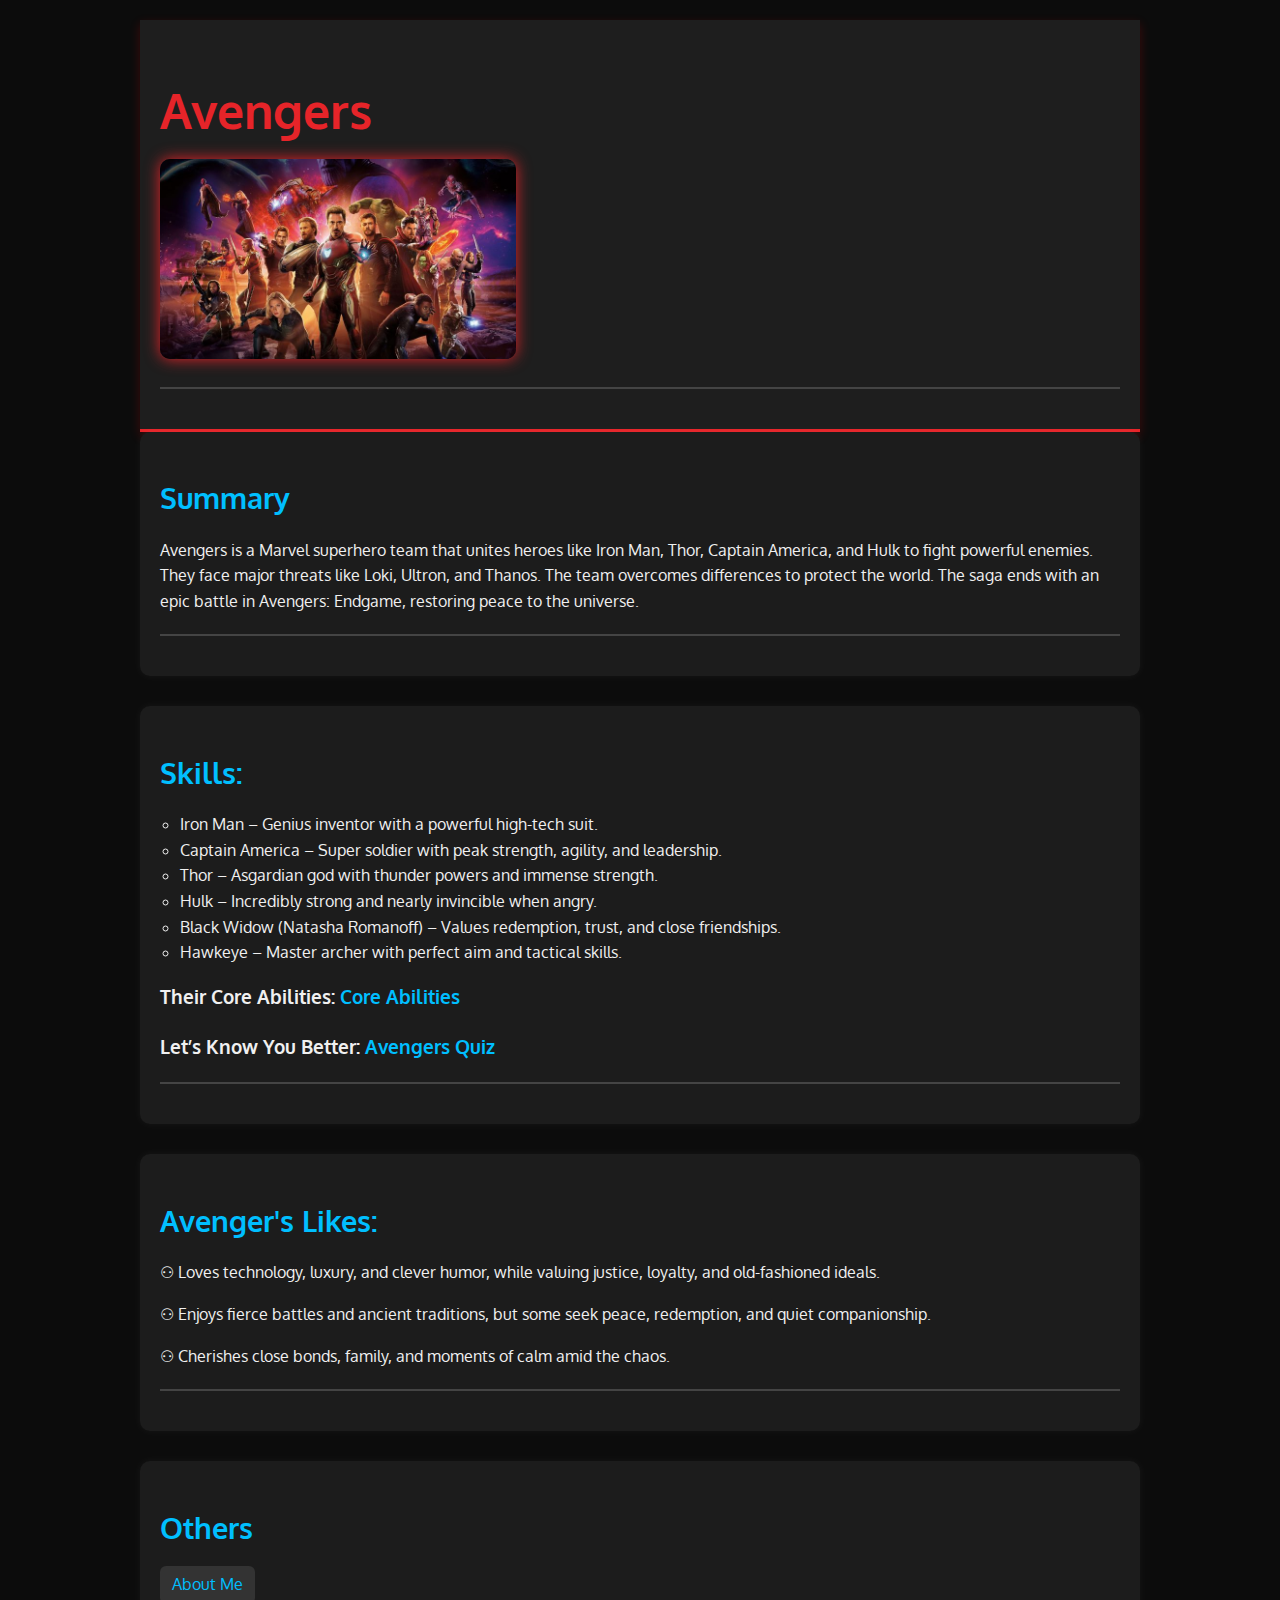
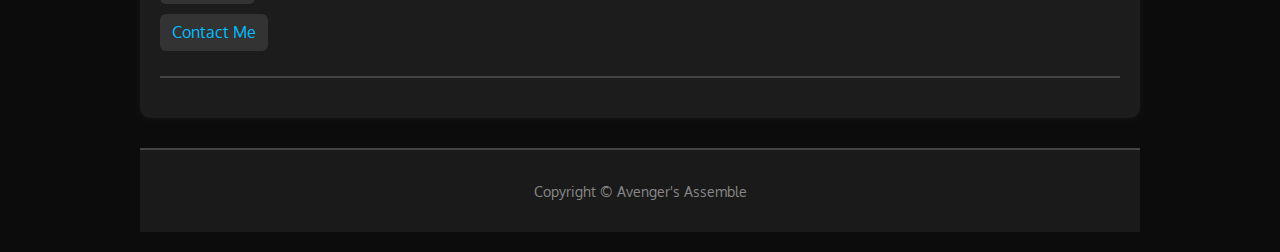
<file: index.html>
<!DOCTYPE html>
<html lang="en">
<head>
    <meta charset="UTF-8">
    <meta name="viewport" content="width=device-width, initial-scale=1.0">
    <link rel="stylesheet" href="./style.css" />
    <title>Avengers</title>
    <link rel="preconnect" href="https://fonts.googleapis.com">
    <link rel="preconnect" href="https://fonts.gstatic.com" crossorigin>
    <link href="https://fonts.googleapis.com/css2?family=Oxygen:wght@300;400;700&display=swap" rel="stylesheet">
</head>
<body>
    <div id="main-container" class="container">
        
        
        <header id="header-section" class="text-center">
            <div>
                <h1 id="title">Avengers</h1> 
                <img id="avengers-image" src="./download.jpeg" height="200" alt="All Avengers" />
            </div>
            <hr>
        </header>

        
        <section id="summary-section" class="content-block">
            <div>
                <h2 class="section-heading">Summary</h2>
                <p class="description">Avengers is a Marvel superhero team that unites heroes like Iron Man, Thor, Captain America, and Hulk to fight powerful enemies. They face major threats like Loki, Ultron, and Thanos. The team overcomes differences to protect the world. The saga ends with an epic battle in Avengers: Endgame, restoring peace to the universe.</p>
            </div>
            <hr>
        </section>

       
        <section id="skills-section" class="content-block">
            <div>
                <h2 class="section-heading">Skills:</h2>
                <ul class="skill-list">
                    <li>Iron Man – Genius inventor with a powerful high-tech suit.</li>
                    <li>Captain America – Super soldier with peak strength, agility, and leadership.</li>
                    <li>Thor – Asgardian god with thunder powers and immense strength.</li>
                    <li>Hulk – Incredibly strong and nearly invincible when angry.</li>
                    <li>Black Widow (Natasha Romanoff) – Values redemption, trust, and close friendships.</li>
                    <li>Hawkeye – Master archer with perfect aim and tactical skills.</li>
                </ul>
            </div>
            <div>
                <h3 class="link-heading">Their Core Abilities: <a href="./table.html" class="link">Core Abilities</a></h3>
                <h3 class="link-heading">Let’s Know You Better: <a href="./quiz.html" class="link">Avengers Quiz</a></h3>
            </div>
            <hr>
        </section>

        
        <section id="likes-section" class="content-block">
            <div>
                <h2 class="section-heading">Avenger's Likes:</h2>
                <p>⚇ Loves technology, luxury, and clever humor, while valuing justice, loyalty, and old-fashioned ideals.</p>
                <p>⚇ Enjoys fierce battles and ancient traditions, but some seek peace, redemption, and quiet companionship.</p>
                <p>⚇ Cherishes close bonds, family, and moments of calm amid the chaos.</p>
            </div>
            <hr>
        </section>

        
        <section id="others-section" class="content-block">
            <div>
                <h2 class="section-heading">Others</h2>
                <a href="./About me/about.html" class="nav-link">About Me</a><br>
                <a href="./About me/contact.html" class="nav-link">Contact Me</a>
            </div>
            <hr>
        </section>

        <!-- Footer -->
        <footer id="footer" class="text-center">
            <div>
                <p> Copyright © Avenger's Assemble</p>
            </div>
        </footer>

    </div>
</body>
</html>
</file>
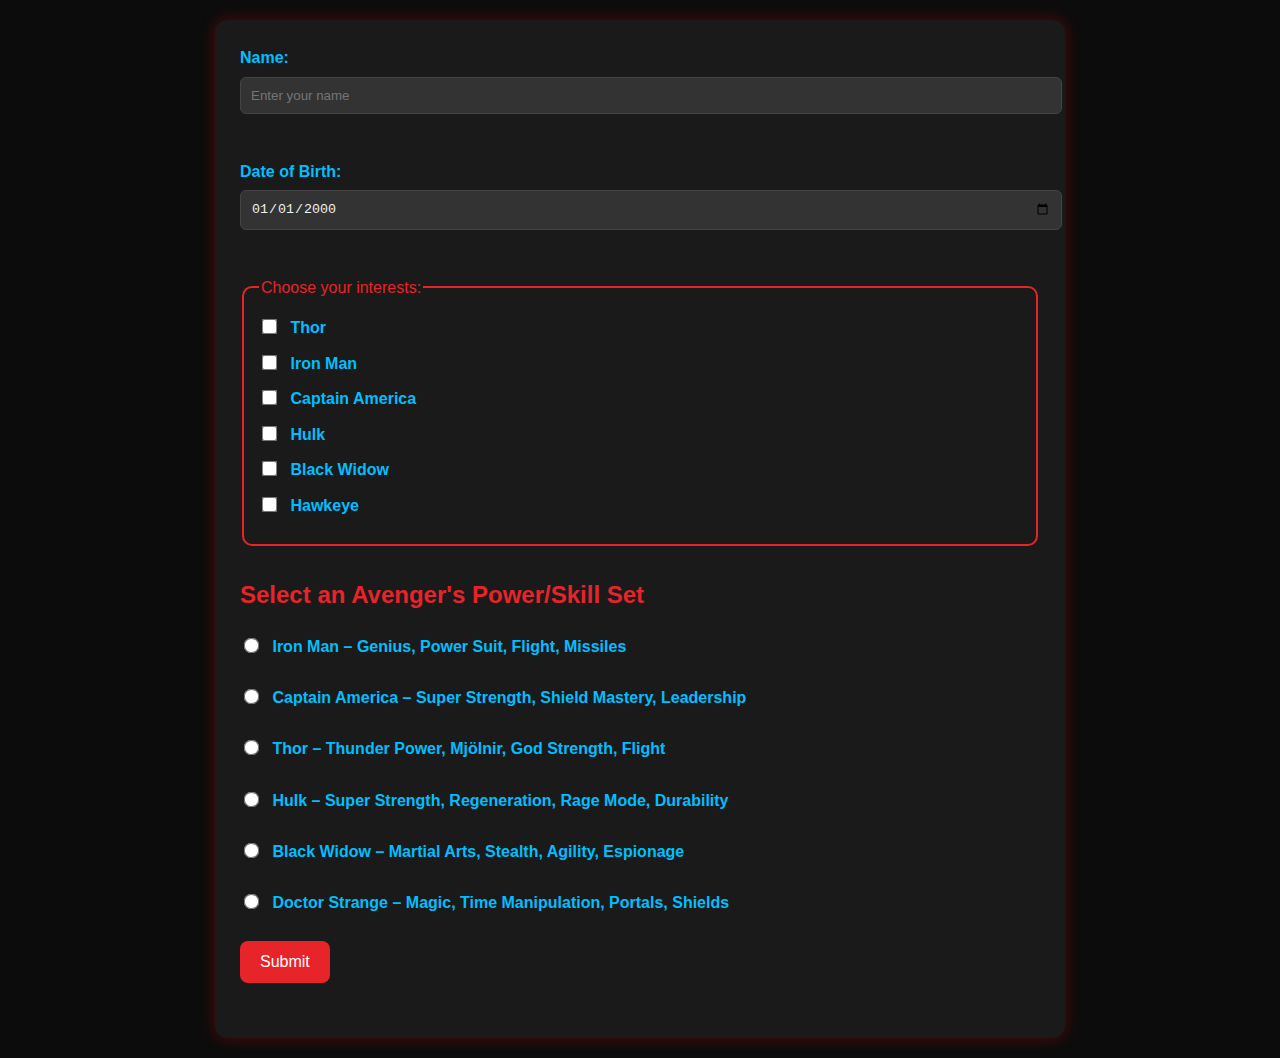
<file: quiz.html>
<!DOCTYPE html>
<html lang="en">
<head>
    <meta charset="UTF-8">
    <meta name="viewport" content="width=device-width, initial-scale=1.0">
    <title>Avengers Form</title>
    <style>
        /* ===== GLOBAL STYLES ===== */
        body {
            margin: 0;
            font-family: 'Oxygen', sans-serif;
            background-color: #0c0c0c;
            color: #f0f0f0;
            line-height: 1.6;
            padding: 20px;
        }

        .container {
            max-width: 800px;
            margin: auto;
            background-color: #1a1a1a;
            padding: 25px;
            border-radius: 12px;
            box-shadow: 0 0 15px rgba(255, 0, 0, 0.3);
        }

        h2, legend {
            color: #e62429; /* Marvel Red */
        }

        label {
            font-weight: bold;
            color: #00bfff; /* Blue accent */
        }

        input[type="text"],
        input[type="date"] {
            width: 100%;
            padding: 10px;
            margin-top: 6px;
            margin-bottom: 15px;
            border: 1px solid #444;
            border-radius: 6px;
            background-color: #333;
            color: #f0f0f0;
        }

        fieldset {
            border: 2px solid #e62429;
            padding: 15px;
            border-radius: 10px;
            margin-bottom: 20px;
        }

        .checkbox-group {
            margin-bottom: 10px;
        }

        input[type="checkbox"],
        input[type="radio"] {
            margin-right: 10px;
            transform: scale(1.2);
        }

        #submit-button {
            padding: 12px 20px;
            background-color: #e62429;
            color: #fff;
            border: none;
            border-radius: 8px;
            font-size: 1rem;
            cursor: pointer;
            transition: background-color 0.3s ease;
        }

        #submit-button:hover {
            background-color: #b31b1b;
        }

        .form-block {
            margin-bottom: 30px;
        }

        /* ===== RESPONSIVE ===== */
        @media (max-width: 600px) {
            .container {
                padding: 15px;
            }

            input[type="text"],
            input[type="date"] {
                font-size: 1rem;
            }

            #submit-button {
                width: 100%;
            }
        }
    </style>
</head>
<body>
    <div class="container" id="form-container">
        <form id="name-form" class="form-block">
            <label for="name">Name:</label>
            <input type="text" id="name" name="name" placeholder="Enter your name">
        </form>

        <div class="form-block" id="dob-section">
            <label for="dob">Date of Birth:</label>
            <input
                type="date"
                id="dob"
                name="D.O.B"
                value="2000-01-01"
                min="1960-01-01"
                max="2030-12-31" />
        </div>

        <fieldset id="interest-fieldset" class="form-block">
            <legend>Choose your interests:</legend>

            <div class="checkbox-group">
                <input type="checkbox" id="thor" name="avengers" value="Thor" />
                <label for="thor">Thor</label>
            </div>

            <div class="checkbox-group">
                <input type="checkbox" id="ironman" name="avengers" value="Iron Man" />
                <label for="ironman">Iron Man</label>
            </div>

            <div class="checkbox-group">
                <input type="checkbox" id="captainamerica" name="avengers" value="Captain America" />
                <label for="captainamerica">Captain America</label>
            </div>

            <div class="checkbox-group">
                <input type="checkbox" id="hulk" name="avengers" value="Hulk" />
                <label for="hulk">Hulk</label>
            </div>

            <div class="checkbox-group">
                <input type="checkbox" id="blackwidow" name="avengers" value="Black Widow" />
                <label for="blackwidow">Black Widow</label>
            </div>

            <div class="checkbox-group">
                <input type="checkbox" id="hawkeye" name="avengers" value="Hawkeye" />
                <label for="hawkeye">Hawkeye</label>
            </div>
        </fieldset>

        <div class="form-block" id="skills-section">
            <h2>Select an Avenger's Power/Skill Set</h2>
            <form id="skill-form">
                <label>
                    <input type="radio" name="avenger_skill" value="ironman">
                    Iron Man – Genius, Power Suit, Flight, Missiles
                </label><br><br>

                <label>
                    <input type="radio" name="avenger_skill" value="captain">
                    Captain America – Super Strength, Shield Mastery, Leadership
                </label><br><br>

                <label>
                    <input type="radio" name="avenger_skill" value="thor">
                    Thor – Thunder Power, Mjölnir, God Strength, Flight
                </label><br><br>

                <label>
                    <input type="radio" name="avenger_skill" value="hulk">
                    Hulk – Super Strength, Regeneration, Rage Mode, Durability
                </label><br><br>

                <label>
                    <input type="radio" name="avenger_skill" value="blackwidow">
                    Black Widow – Martial Arts, Stealth, Agility, Espionage
                </label><br><br>

                <label>
                    <input type="radio" name="avenger_skill" value="doctorstrange">
                    Doctor Strange – Magic, Time Manipulation, Portals, Shields
                </label><br><br>

                <input type="submit" value="Submit" id="submit-button">
            </form>
        </div>
    </div>
</body>
</html>
</file>
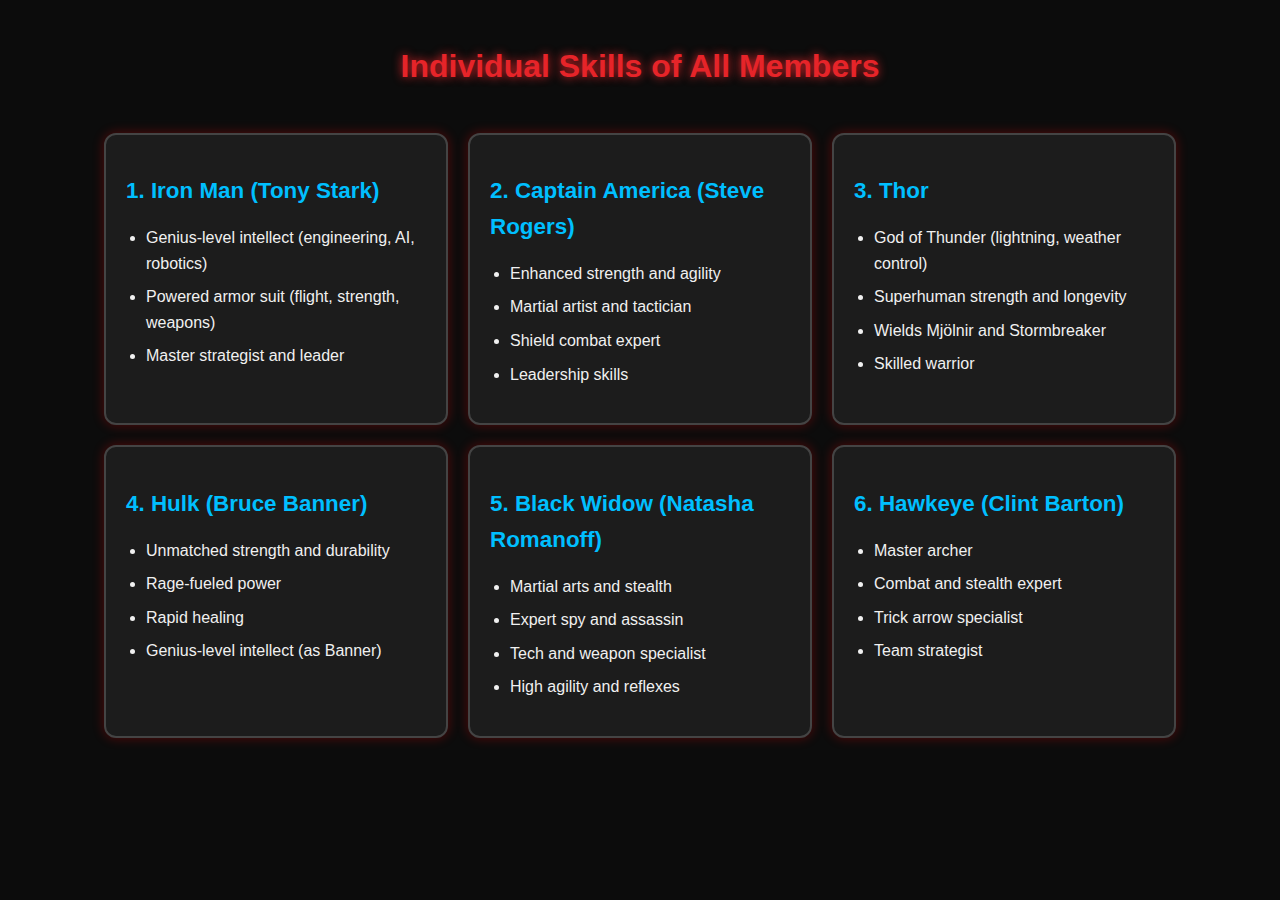
<file: table.html>
<!DOCTYPE html>
<html lang="en">
<head>
  <meta charset="UTF-8" />
  <meta name="viewport" content="width=device-width, initial-scale=1.0"/>
  <title>All Avengers Skills</title>

  <style>
    /* ===== GLOBAL ===== */
    body {
      margin: 0;
      font-family: 'Oxygen', sans-serif;
      background-color: #0c0c0c;
      color: #f0f0f0;
      line-height: 1.6;
      padding: 20px;
    }

    #main-container {
      max-width: 1200px;
      margin: auto;
    }

    h1.title {
      text-align: center;
      color: #e62429;
      margin-bottom: 40px;
      text-shadow: 0 0 10px #e62429;
    }

    .cards-wrapper {
      display: flex;
      flex-wrap: wrap;
      gap: 20px;
      justify-content: center;
    }

    .skill-card {
      background-color: #1c1c1c;
      border: 2px solid #444;
      padding: 20px;
      border-radius: 12px;
      box-shadow: 0 0 12px rgba(255, 0, 0, 0.3);
      width: 300px;
      transition: transform 0.3s ease;
    }

    .skill-card:hover {
      transform: translateY(-5px);
      box-shadow: 0 0 20px rgba(255, 0, 0, 0.6);
    }

    .skill-card h2 {
      color: #00bfff;
      margin-bottom: 10px;
      font-size: 1.4rem;
    }

    .skill-card ul {
      padding-left: 20px;
    }

    .skill-card li {
      margin-bottom: 8px;
    }

    /* ===== RESPONSIVE ===== */
    @media (max-width: 768px) {
      .skill-card {
        width: 100%;
      }
    }
  </style>
</head>

<body>
  <div id="main-container">
    <h1 class="title">Individual Skills of All Members</h1>

    <div class="cards-wrapper">

      <div class="skill-card" id="ironman">
        <h2>1. Iron Man (Tony Stark)</h2>
        <ul>
          <li>Genius-level intellect (engineering, AI, robotics)</li>
          <li>Powered armor suit (flight, strength, weapons)</li>
          <li>Master strategist and leader</li>
        </ul>
      </div>

      <div class="skill-card" id="captainamerica">
        <h2>2. Captain America (Steve Rogers)</h2>
        <ul>
          <li>Enhanced strength and agility</li>
          <li>Martial artist and tactician</li>
          <li>Shield combat expert</li>
          <li>Leadership skills</li>
        </ul>
      </div>

      <div class="skill-card" id="thor">
        <h2>3. Thor</h2>
        <ul>
          <li>God of Thunder (lightning, weather control)</li>
          <li>Superhuman strength and longevity</li>
          <li>Wields Mjölnir and Stormbreaker</li>
          <li>Skilled warrior</li>
        </ul>
      </div>

      <div class="skill-card" id="hulk">
        <h2>4. Hulk (Bruce Banner)</h2>
        <ul>
          <li>Unmatched strength and durability</li>
          <li>Rage-fueled power</li>
          <li>Rapid healing</li>
          <li>Genius-level intellect (as Banner)</li>
        </ul>
      </div>

      <div class="skill-card" id="blackwidow">
        <h2>5. Black Widow (Natasha Romanoff)</h2>
        <ul>
          <li>Martial arts and stealth</li>
          <li>Expert spy and assassin</li>
          <li>Tech and weapon specialist</li>
          <li>High agility and reflexes</li>
        </ul>
      </div>

      <div class="skill-card" id="hawkeye">
        <h2>6. Hawkeye (Clint Barton)</h2>
        <ul>
          <li>Master archer</li>
          <li>Combat and stealth expert</li>
          <li>Trick arrow specialist</li>
          <li>Team strategist</li>
        </ul>
      </div>

    </div>
  </div>
</body>
</html>
</file>
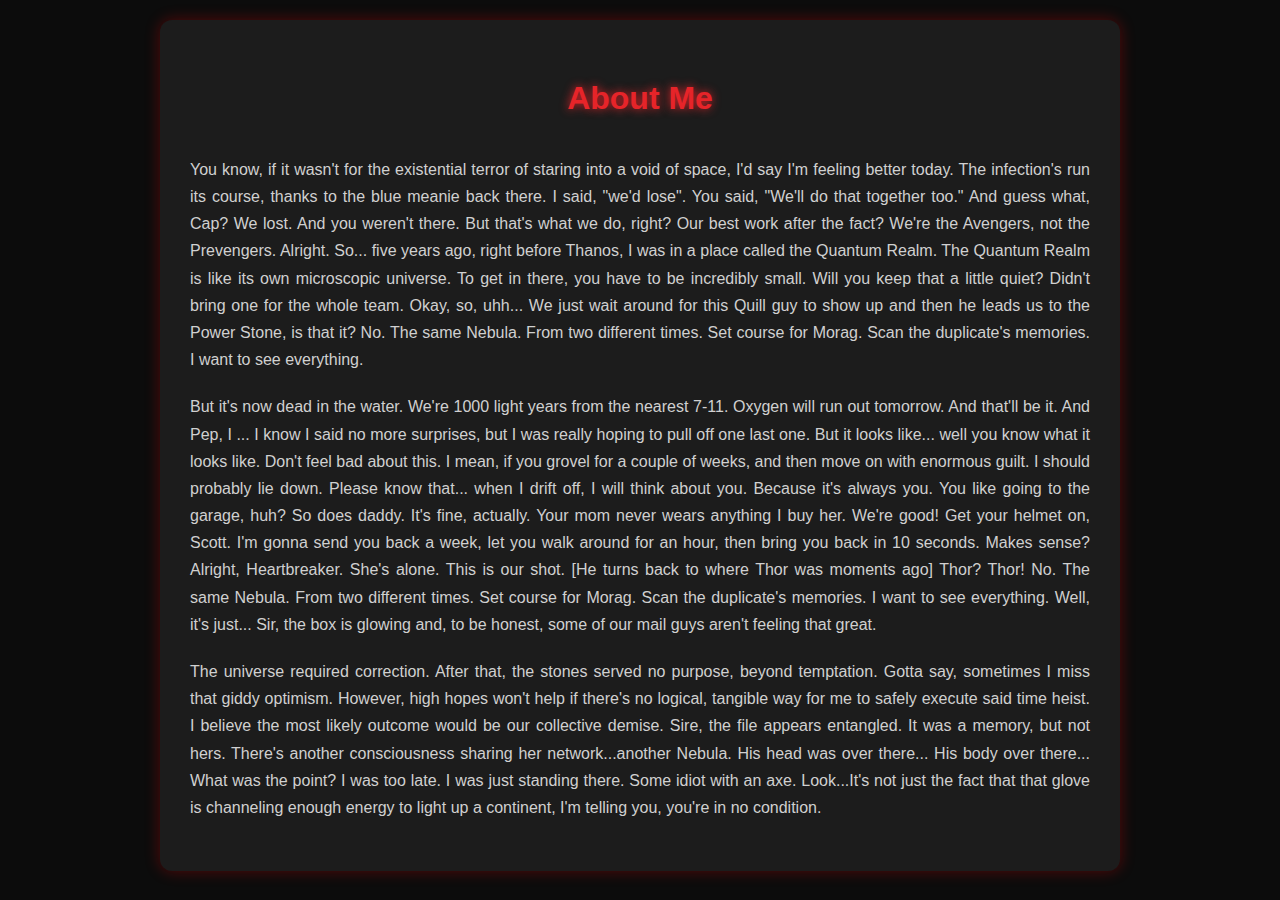
<file: About me/about.html>
<!DOCTYPE html>
<html lang="en">
<head>
  <meta charset="UTF-8" />
  <meta name="viewport" content="width=device-width, initial-scale=1.0"/>
  <title>About Me - Avengers Style</title>

  <style>
    body {
      margin: 0;
      padding: 20px;
      background-color: #0c0c0c;
      font-family: 'Oxygen', sans-serif;
      color: #f0f0f0;
      line-height: 1.7;
    }

    #about-container {
      max-width: 900px;
      margin: auto;
      background-color: #1c1c1c;
      padding: 30px;
      border-radius: 12px;
      box-shadow: 0 0 15px rgba(255, 0, 0, 0.3);
    }

    h1#about-heading {
      text-align: center;
      color: #e62429;
      margin-bottom: 30px;
      text-shadow: 0 0 10px #e62429;
    }

    p {
      margin-bottom: 20px;
      color: #d0d0d0;
      text-align: justify;
    }

    @media (max-width: 600px) {
      #about-container {
        padding: 20px;
      }

      h1#about-heading {
        font-size: 1.8rem;
      }
    }
  </style>
</head>

<body>
  <div id="about-container">
    <h1 id="about-heading">About Me</h1>

    <p>You know, if it wasn't for the existential terror of staring into a void of space, I'd say I'm feeling better today.
    The infection's run its course, thanks to the blue meanie back there. I said, "we'd lose". You said, "We'll do that together too."
    And guess what, Cap? We lost. And you weren't there. But that's what we do, right? Our best work after the fact? We're the 
    Avengers, not the Prevengers. Alright. So... five years ago, right before Thanos, I was in a place called 
    the Quantum Realm. The Quantum Realm is like its own microscopic universe. To get in there, you have to be incredibly small.
    Will you keep that a little quiet? Didn't bring one for the whole team. Okay, so, uhh... We just wait around for this Quill 
    guy to show up and then he leads us to the Power Stone, is that it? No. The same Nebula. From two different times. Set course
    for Morag. Scan the duplicate's memories. I want to see everything.</p>

    <p>But it's now dead in the water. We're 1000 light years from the nearest 7-11. Oxygen will run out tomorrow.
    And that'll be it. And Pep, I ... I know I said no more surprises, but I was really hoping to pull off one last one.
    But it looks like... well you know what it looks like. Don't feel bad about this. I mean, if you grovel for a couple of weeks,
    and then move on with enormous guilt. I should probably lie down. Please know that... when I drift off, I will think about you.
    Because it's always you. You like going to the garage, huh? So does daddy. It's fine, actually. Your mom never wears anything 
    I buy her. We're good! Get your helmet on, Scott. I'm gonna send you back a week, let you walk around for an hour, then bring
    you back in 10 seconds. Makes sense? Alright, Heartbreaker. She's alone. This is our shot. [He turns back to where Thor was 
    moments ago] Thor? Thor! No. The same Nebula. From two different times. Set course for Morag. Scan the duplicate's memories.
    I want to see everything. Well, it's just... Sir, the box is glowing and, to be honest, some of our mail guys aren't feeling
    that great.</p>

    <p>The universe required correction. After that, the stones served no purpose, beyond temptation.
    Gotta say, sometimes I miss that giddy optimism. However, high hopes won't help if there's no logical, tangible way for
    me to safely execute said time heist. I believe the most likely outcome would be our collective demise. Sire, the file
    appears entangled. It was a memory, but not hers. There's another consciousness sharing her network...another Nebula.
    His head was over there... His body over there... What was the point? I was too late. I was just standing there.
    Some idiot with an axe. Look...It's not just the fact that that glove is channeling enough energy to light up a continent,
    I'm telling you, you're in no condition.</p>
  </div>
</body>
</html>
</file>
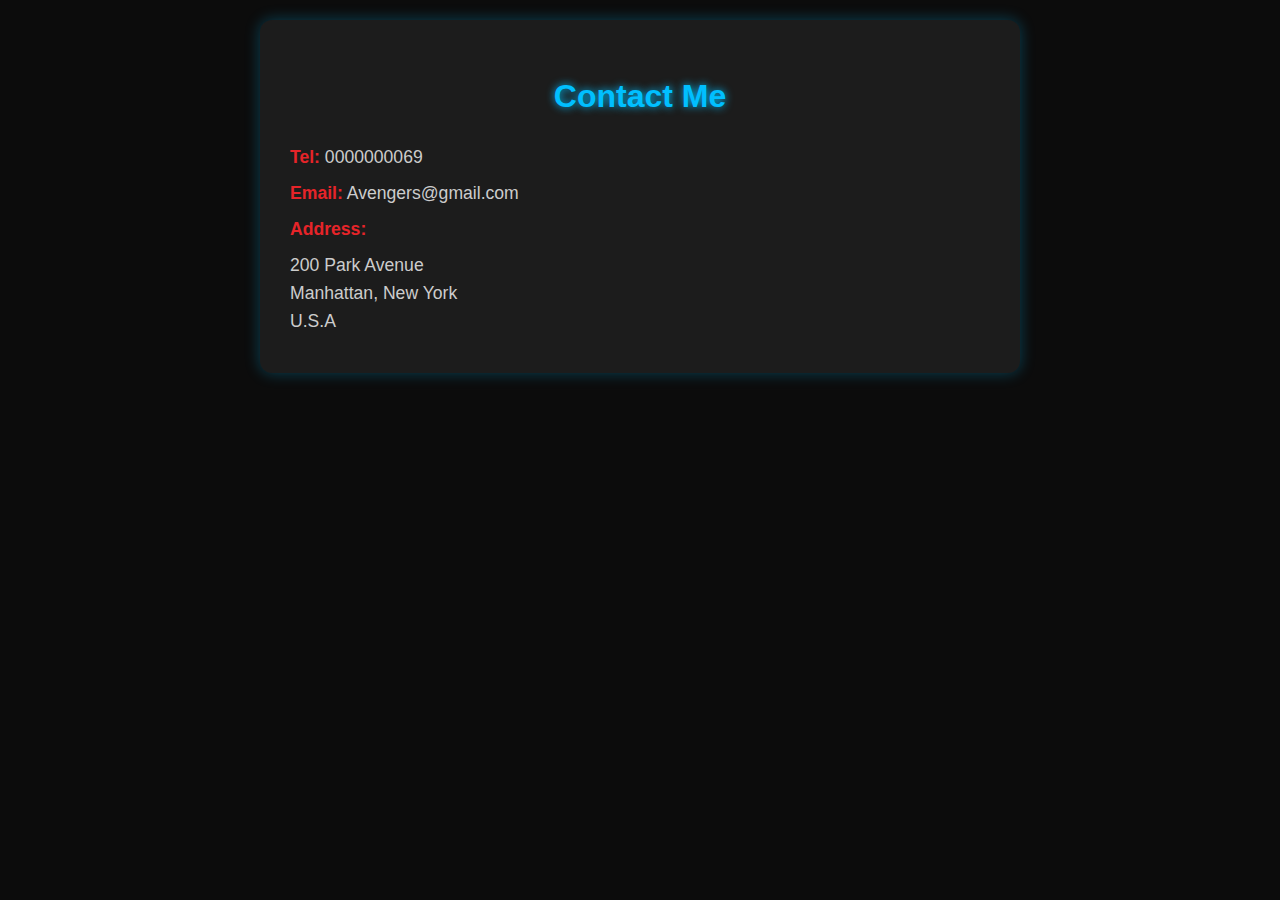
<file: About me/contact.html>
<!DOCTYPE html>
<html lang="en">
<head>
  <meta charset="UTF-8" />
  <meta name="viewport" content="width=device-width, initial-scale=1.0"/>
  <title>Contact Me - Avengers Theme</title>

  <style>
    body {
      margin: 0;
      padding: 20px;
      background-color: #0c0c0c;
      font-family: 'Oxygen', sans-serif;
      color: #f0f0f0;
      line-height: 1.6;
    }

    #contact-container {
      max-width: 700px;
      margin: auto;
      background-color: #1c1c1c;
      padding: 30px;
      border-radius: 12px;
      box-shadow: 0 0 15px rgba(0, 191, 255, 0.3);
    }

    h1#contact-heading {
      color: #00bfff;
      text-align: center;
      margin-bottom: 20px;
      text-shadow: 0 0 8px #00bfff;
    }

    .contact-info p {
      color: #ccc;
      font-size: 1.1rem;
      margin: 8px 0;
    }

    .contact-info p span {
      color: #e62429;
      font-weight: bold;
    }

    @media (max-width: 600px) {
      #contact-container {
        padding: 20px;
      }

      h1#contact-heading {
        font-size: 1.8rem;
      }

      .contact-info p {
        font-size: 1rem;
      }
    }
  </style>
</head>

<body>
  <div id="contact-container">
    <h1 id="contact-heading">Contact Me</h1>

    <div class="contact-info">
      <p><span>Tel:</span> 0000000069</p>
      <p><span>Email:</span> Avengers@gmail.com</p>
      <p><span>Address:</span></p>
      <p>
        200 Park Avenue <br />
        Manhattan, New York<br />
        U.S.A
      </p>
    </div>
  </div>
</body>
</html>
</file>
<file: style.css>
body {
    margin: 0;
    font-family: 'Oxygen', sans-serif;
    background-color: #0c0c0c; /* Dark theme */
    color: #f0f0f0;
    line-height: 1.6;
}

a {
    color: #00bfff;
    text-decoration: none;
}

a:hover {
    color: #ffd700;
    text-decoration: underline;
}

hr {
    border: 1px solid #444;
    margin: 20px 0;
}

.container {
    max-width: 1000px;
    margin: auto;
    padding: 20px;
}

#header-section {
    background-color: #1e1e1e;
    padding: 20px;
    border-bottom: 3px solid #e62429; /* Marvel Red */
    box-shadow: 0 4px 10px rgba(255, 0, 0, 0.2);
}

#title {
    font-size: 3rem;
    color: #e62429;
    margin-bottom: 10px;
}

#avengers-image {
    border-radius: 10px;
    box-shadow: 0 0 15px #e62429;
}

.content-block {
    background-color: #1c1c1c;
    padding: 20px;
    border-radius: 10px;
    margin-bottom: 30px;
    box-shadow: 0 0 10px rgba(255, 255, 255, 0.05);
}

.section-heading {
    color: #00bfff;
    font-size: 1.8rem;
    margin-bottom: 10px;
}

.skill-list {
    list-style: circle;
    padding-left: 20px;
}

.link-heading {
    margin-top: 15px;
    font-size: 1.2rem;
    font-weight: bold;
}

.link {
    color: #00bfff;
}

.link:hover {
    color: #ffd700;
}

.nav-link {
    display: inline-block;
    margin: 5px 0;
    padding: 6px 12px;
    background-color: #333;
    color: #00bfff;
    border-radius: 6px;
    transition: background-color 0.3s ease;
}

.nav-link:hover {
    background-color: #e62429;
    color: white;
}

#footer {
    text-align: center;
    padding: 15px;
    font-size: 0.9rem;
    background-color: #1a1a1a;
    border-top: 2px solid #444;
    color: #888;
}

@media (max-width: 768px) {
    #title {
        font-size: 2.2rem;
        text-align: center;
    }

    .section-heading {
        font-size: 1.4rem;
        text-align: center;
    }

    .skill-list {
        font-size: 1rem;
    }

    .link-heading {
        font-size: 1rem;
        text-align: center;
    }

    #avengers-image {
        width: 100%;
        height: auto;
        max-height: 250px;
    }

    .nav-link {
        display: block;
        width: 100%;
        text-align: center;
        margin: 10px 0;
    }

    .container {
        padding: 10px;
    }

    #footer {
        font-size: 0.8rem;
        padding: 10px;
    }
}

@media (max-width: 480px) {
    #title {
        font-size: 1.8rem;
    }

    .section-heading {
        font-size: 1.2rem;
    }

    .skill-list,
    p {
        font-size: 0.9rem;
    }

    .link-heading {
        font-size: 0.95rem;
    }

    .nav-link {
        font-size: 0.95rem;
        padding: 8px;
    }
}
</file>
